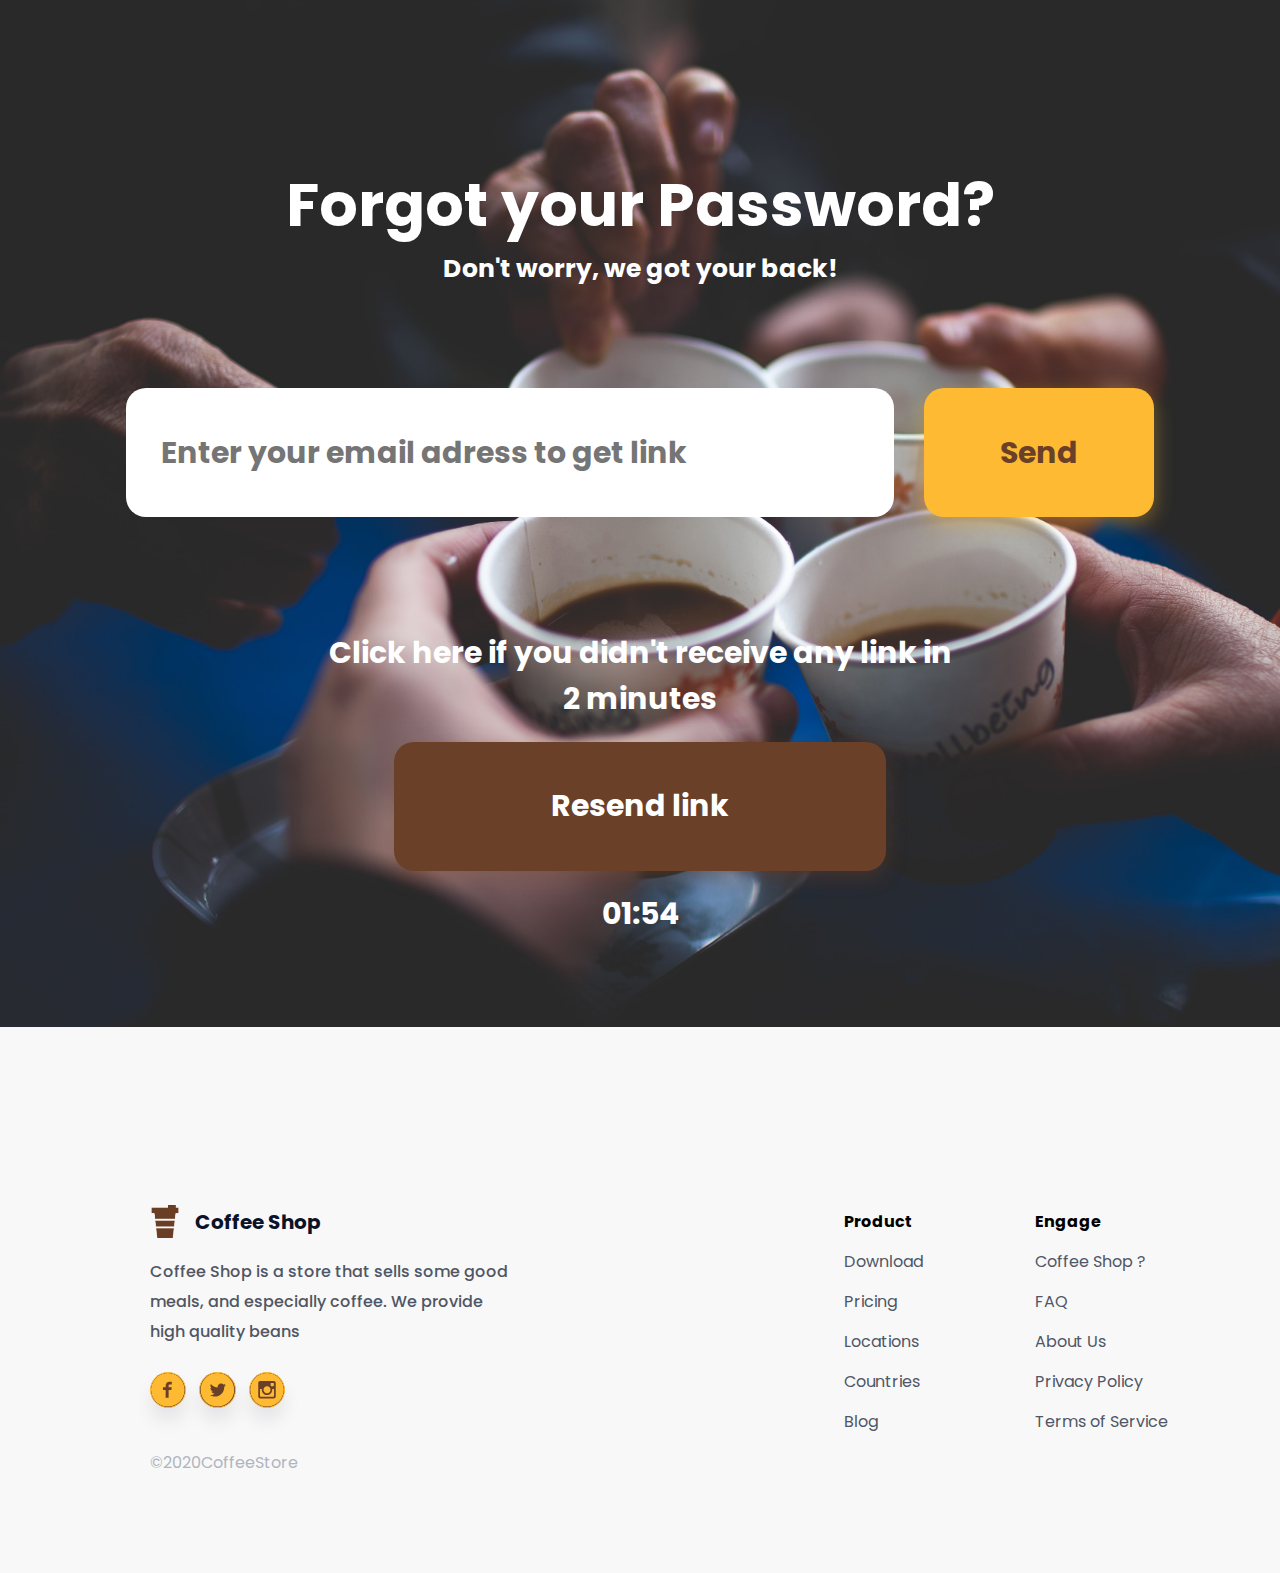
<file: coffeshop/forgotpassword.html>
<!DOCTYPE html>
<html lang="en">
  <head>
    <meta charset="UTF-8" />
    <meta http-equiv="X-UA-Compatible" content="IE=edge" />
    <meta name="viewport" content="width=device-width, initial-scale=1.0" />
    <title>Forgot Password?</title>
    <link rel="stylesheet" href="./forgotpassword.css" />
    <link rel="preconnect" href="https://fonts.googleapis.com" />
    <link rel="preconnect" href="https://fonts.gstatic.com" crossorigin />
    <link href="https://fonts.googleapis.com/css2?family=Poppins&family=Rubik&display=swap" rel="stylesheet" />
  </head>
  <body>
    <main>
      <section class="head">
        <h1 class="title">Forgot your Password?</h1>
        <p class="title-desc">Don't worry, we got your back!</p>
      </section>
      <section class="form">
        <input id="user-email" type="email" placeholder="Enter your email adress to get link" />
        <button onclick="forgotBtn (); return false" class="send-btn">Send</button>
      </section>
      <div id="reset-link"></div>
      <p class="alert">Click here if you didn't receive any link in</p>
      <p class="alert-1">2 minutes</p>
      <section class="center-btn">
        <button class="resend-btn">Resend link</button>
      </section>
      <p class="time">01:54</p>
    </main>

    <footer>
      <section class="bio">
        <section class="coffee-cont">
          <img class="coffee" src="./images/coffee.png" alt="coffe.png" />
          <p class="footer-title">Coffee Shop</p>
        </section>
        <p class="bio-desc">
          Coffee Shop is a store that sells some good <br />
          meals, and especially coffee. We provide <br />
          high quality beans
        </p>
        <section class="social-media">
          <img class="FB" src="./images/coffeeshopFB.svg" alt="coffeeshopFB" />
          <img class="TWT" src="./images/coffeeshopTWT.svg" alt="coffeeshopTWT" />
          <img class="IG" src="./images/coffeeshopIG.svg" alt="coffeeshopIG" />
        </section>
        <p class="trademarks">©2020CoffeeStore</p>
      </section>
      <section class="product">
        <p class="footer-title">Product</p>
        <p class="footer-desc">Download</p>
        <p class="footer-desc">Pricing</p>
        <p class="footer-desc">Locations</p>
        <p class="footer-desc">Countries</p>
        <p class="footer-desc">Blog</p>
      </section>
      <section class="engage">
        <p class="footer-title">Engage</p>
        <p class="footer-desc">Coffee Shop ?</p>
        <p class="footer-desc">FAQ</p>
        <p class="footer-desc">About Us</p>
        <p class="footer-desc">Privacy Policy</p>
        <p class="footer-desc">Terms of Service</p>
      </section>
    </footer>
  </body>
  <script src="./loginpage.js"></script>
</html>
</file>
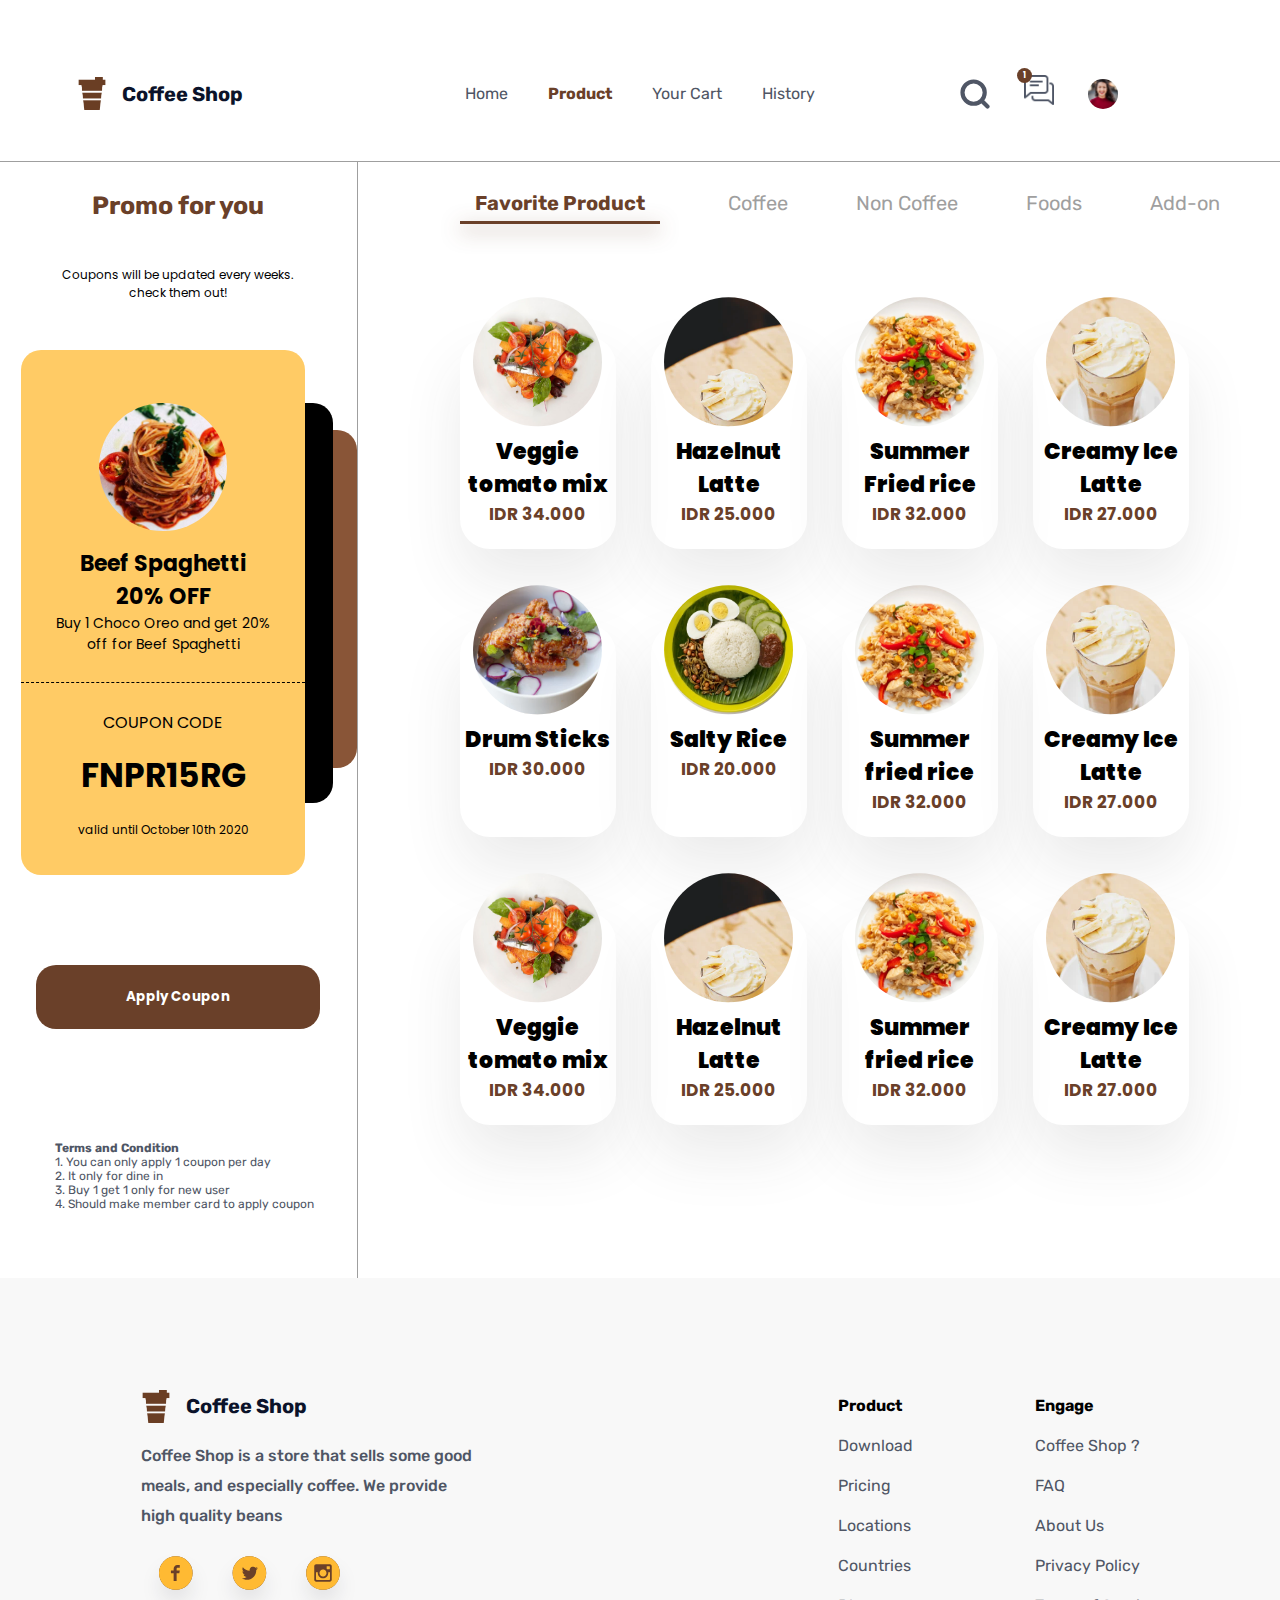
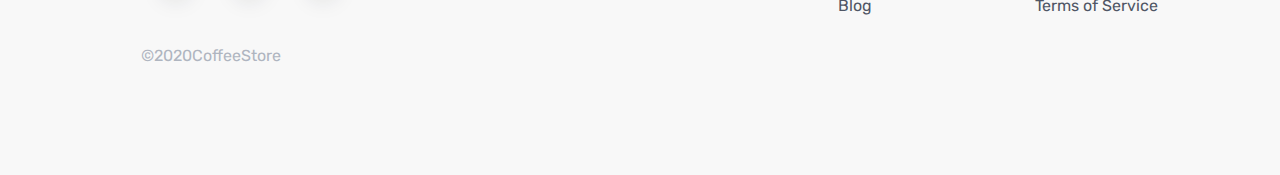
<file: coffeshop/product-cust.html>
<!DOCTYPE html>
<html lang="en">
  <head>
    <meta charset="UTF-8" />
    <meta http-equiv="X-UA-Compatible" content="IE=edge" />
    <meta name="viewport" content="width=device-width, initial-scale=1.0" />
    <title>Product Customer</title>

    <link rel="stylesheet" href="./productcust.css" />
    <link rel="preconnect" href="https://fonts.googleapis.com" />
    <link rel="preconnect" href="https://fonts.gstatic.com" crossorigin />
    <link href="https://fonts.googleapis.com/css2?family=Poppins&family=Rubik&display=swap" rel="stylesheet" />
  </head>
  <body>
    <!-- TOP PART -->
    <header>
      <section class="coffee-cont">
        <img class="coffee" src="./images/coffee.png" alt="coffee.png" />
        <p>Coffee Shop</p>
      </section>
      <img src="./images/menu-icon.svg" alt="menu-icon.svg" class="hamburger" onclick="toggleNavBar();return false" />
      <nav class="nav-bar">
        <a href="./index.html">
          <p>Home</p>
        </a>
        <p class="active-page">Product</p>
        <p>Your Cart</p>
        <a href="./history.html">
          <p>History</p>
        </a>
      </nav>
      <section class="profile-wrapper">
        <img class="search-icon" src="./images/search-icon.svg" alt="search-icon.svg" />
        <div class="notif-cont">
          <img class="notif" src="./images/notif.webp" alt="notif.webp" />
        </div>
        <p class="notif-text">Notification</p>
        <a href="./profile.html">
          <div class="profile">
            <div class="profile-pic"></div>
          </div>
        </a>
      </section>
    </header>
    <!-- TOP PART -->

    <main>
      <aside class="left-side">
        <h1>Promo for you</h1>
        <p>
          Coupons will be updated every weeks. <br />
          check them out!
        </p>
        <div class="page-1">
          <div class="promo-product-cont">
            <div class="promo-product">
              <!-- <img src="" alt="" /> -->
            </div>
          </div>
          <p class="food-name-promo">
            Beef Spaghetti <br />
            20% OFF
          </p>
          <p class="promo-desc">
            Buy 1 Choco Oreo and get 20% <br />
            off for Beef Spaghetti
          </p>
          <p class="coupon">COUPON CODE</p>
          <p class="coupon-code">FNPR15RG</p>
          <p class="coupon-date">valid until October 10th 2020</p>
        </div>
        <button class="btn">Apply Coupon</button>
        <div class="tnc-cont">
          <p class="tnc">Terms and Condition</p>
          <p class="tnc-detail">1. You can only apply 1 coupon per day <br />2. It only for dine in <br />3. Buy 1 get 1 only for new user <br />4. Should make member card to apply coupon</p>
        </div>
      </aside>
      <!-- LEFTSIDE -->

      <!-- RIGHTSIDE -->
      <section class="right-side">
        <section class="head-right-side">
          <div class="active-cont">
            <p class="active-product">Favorite Product</p>
            <div class="underline"></div>
          </div>
          <img class="arrow" src="./images/arrow-down-black.svg" alt="arrow-down-black.svg" />
          <p class="no-active-product">Coffee</p>
          <p class="no-active-product">Non Coffee</p>
          <p class="no-active-product">Foods</p>
          <p class="no-active-product">Add-on</p>
        </section>
        <section class="product-list">
          <div class="product-wrapper">
            <div class="product-cont">
              <div class="product-1">
                <!-- <img src="" alt="" /> -->
              </div>
            </div>
            <p class="product-name">Veggie tomato mix</p>
            <p class="price">IDR 34.000</p>
          </div>
          <div class="product-wrapper">
            <div class="product-cont">
              <div class="product-2">
                <!-- <img src="" alt="" /> -->
              </div>
            </div>
            <p class="product-name">
              Hazelnut <br />
              Latte
            </p>
            <p class="price">IDR 25.000</p>
          </div>
          <div class="product-wrapper">
            <div class="product-cont">
              <div class="product-3">
                <!-- <img src="" alt="" /> -->
              </div>
            </div>
            <p class="product-name">
              Summer <br />
              Fried rice
            </p>
            <p class="price">IDR 32.000</p>
          </div>
          <div class="product-wrapper">
            <div class="product-cont">
              <div class="product-4">
                <!-- <img src="" alt="" /> -->
              </div>
            </div>
            <p class="product-name">Creamy Ice Latte</p>
            <p class="price">IDR 27.000</p>
          </div>
          <div class="product-wrapper">
            <div class="product-cont">
              <div class="product-5">
                <!-- <img src="" alt="" /> -->
              </div>
            </div>
            <p class="product-name">Drum Sticks</p>
            <p class="price">IDR 30.000</p>
          </div>
          <div class="product-wrapper">
            <div class="product-cont">
              <div class="product-6">
                <!-- <img src="" alt="" /> -->
              </div>
            </div>
            <p class="product-name">Salty Rice</p>
            <p class="price">IDR 20.000</p>
          </div>
          <div class="product-wrapper">
            <div class="product-cont">
              <div class="product-3">
                <!-- <img src="" alt="" /> -->
              </div>
            </div>
            <p class="product-name">
              Summer <br />
              fried rice
            </p>
            <p class="price">IDR 32.000</p>
          </div>
          <div class="product-wrapper">
            <div class="product-cont">
              <div class="product-4">
                <!-- <img src="" alt="" /> -->
              </div>
            </div>
            <p class="product-name">Creamy Ice Latte</p>
            <p class="price">IDR 27.000</p>
          </div>
          <div class="product-wrapper">
            <div class="product-cont">
              <div class="product-1">
                <!-- <img src="" alt="" /> -->
              </div>
            </div>
            <p class="product-name">Veggie tomato mix</p>
            <p class="price">IDR 34.000</p>
          </div>
          <div class="product-wrapper">
            <div class="product-cont">
              <div class="product-2">
                <!-- <img src="" alt="" /> -->
              </div>
            </div>
            <p class="product-name">
              Hazelnut <br />
              Latte
            </p>
            <p class="price">IDR 25.000</p>
          </div>
          <div class="product-wrapper">
            <div class="product-cont">
              <div class="product-3">
                <!-- <img src="" alt="" /> -->
              </div>
            </div>
            <p class="product-name">
              Summer <br />
              fried rice
            </p>
            <p class="price">IDR 32.000</p>
          </div>
          <div class="product-wrapper">
            <div class="product-cont">
              <div class="product-4">
                <!-- <img src="" alt="" /> -->
              </div>
            </div>
            <p class="product-name">Creamy Ice Latte</p>
            <p class="price">IDR 27.000</p>
          </div>
        </section>
      </section>
    </main>

    <footer>
      <section class="bio">
        <section class="coffee-cont">
          <img class="coffee" src="./images/coffee.png" alt="coffe.png" />
          <p class="footer-title">Coffee Shop</p>
        </section>
        <p class="bio-desc">
          Coffee Shop is a store that sells some good <br />
          meals, and especially coffee. We provide <br />
          high quality beans
        </p>
        <section class="social-media">
          <img class="FB" src="./images/Facebook.svg" alt="Facebook.svg" />
          <img class="TWT" src="./images/Twitter.svg" alt="Twitter.svg" />
          <img class="IG" src="./images/Instagram.svg" alt="Instagram.svg" />
        </section>
        <p class="trademarks">©2020CoffeeStore</p>
      </section>
      <section class="product">
        <p class="footer-title">Product</p>
        <p class="footer-desc">Download</p>
        <p class="footer-desc">Pricing</p>
        <p class="footer-desc">Locations</p>
        <p class="footer-desc">Countries</p>
        <p class="footer-desc">Blog</p>
      </section>
      <section class="engage">
        <p class="footer-title">Engage</p>
        <p class="footer-desc">Coffee Shop ?</p>
        <p class="footer-desc">FAQ</p>
        <p class="footer-desc">About Us</p>
        <p class="footer-desc">Privacy Policy</p>
        <p class="footer-desc">Terms of Service</p>
      </section>
    </footer>
  </body>
  <script src="./loginpage.js"></script>
</html>
</file>
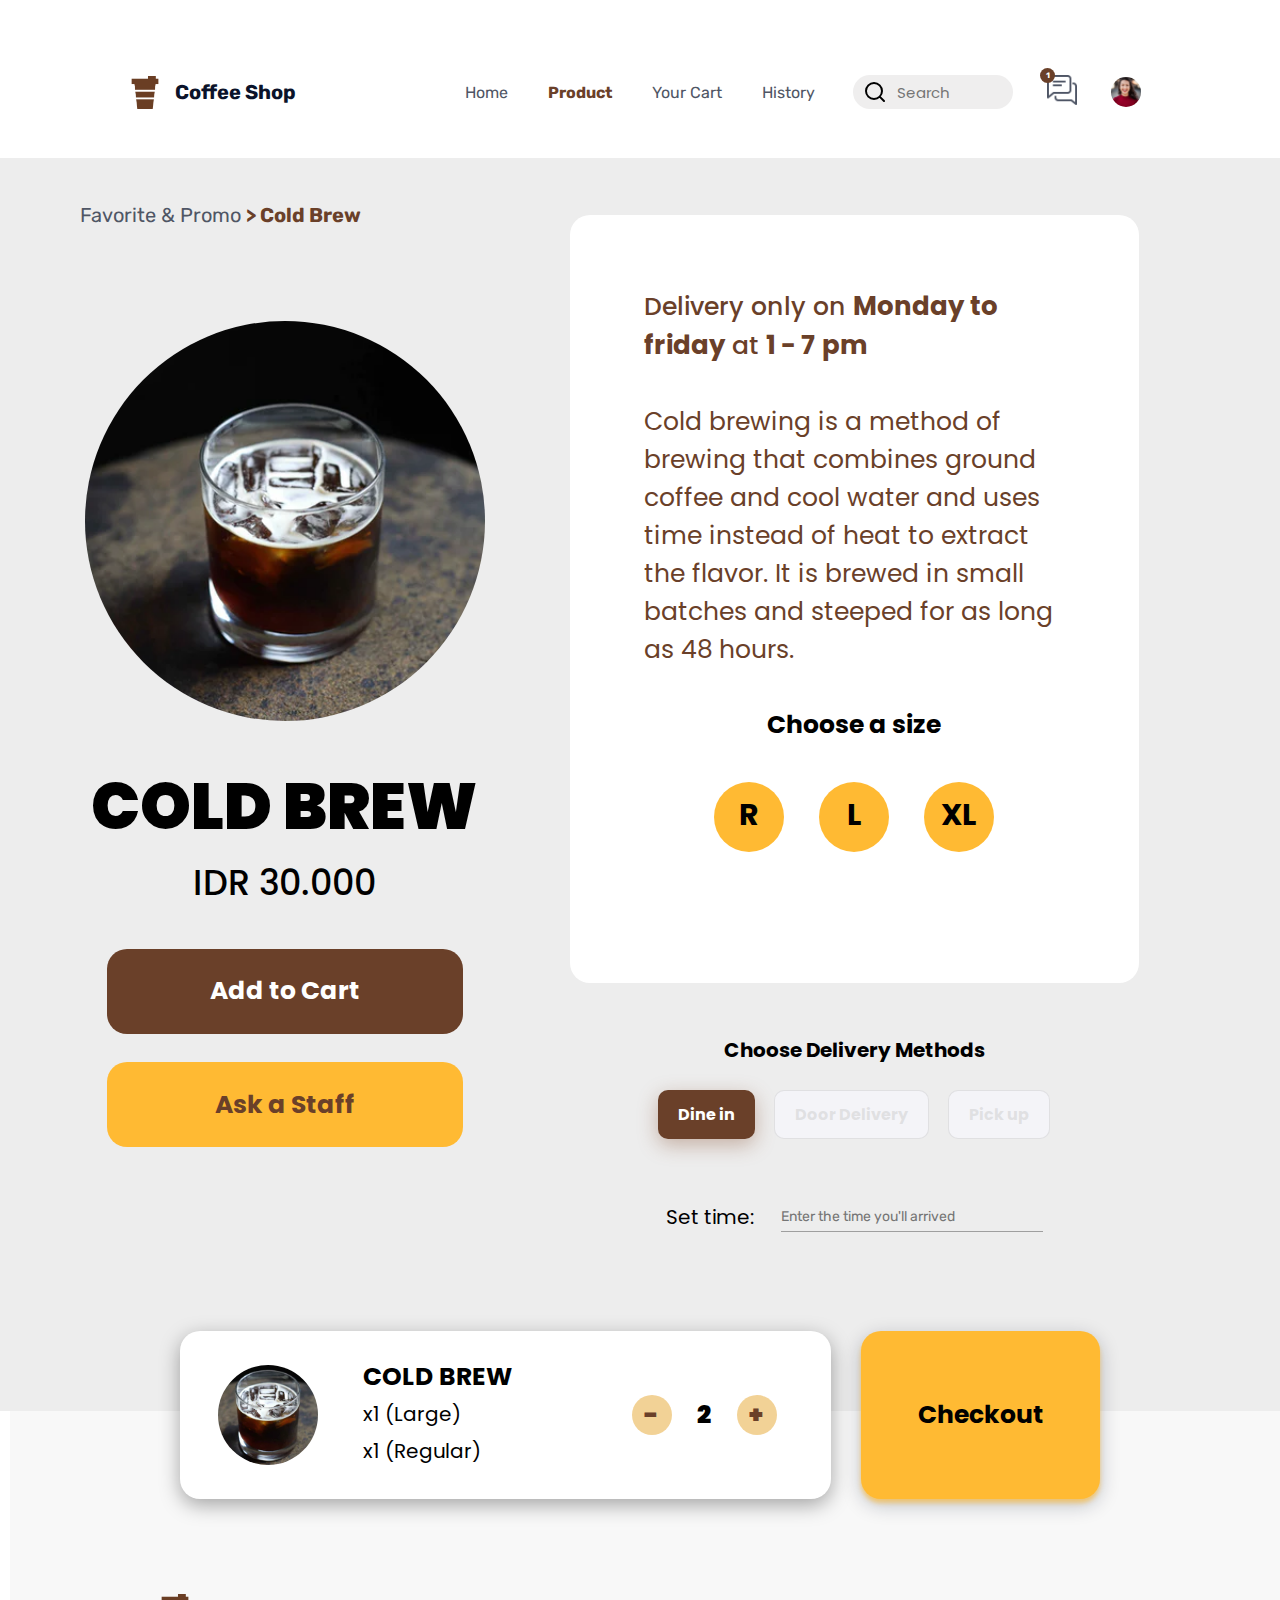
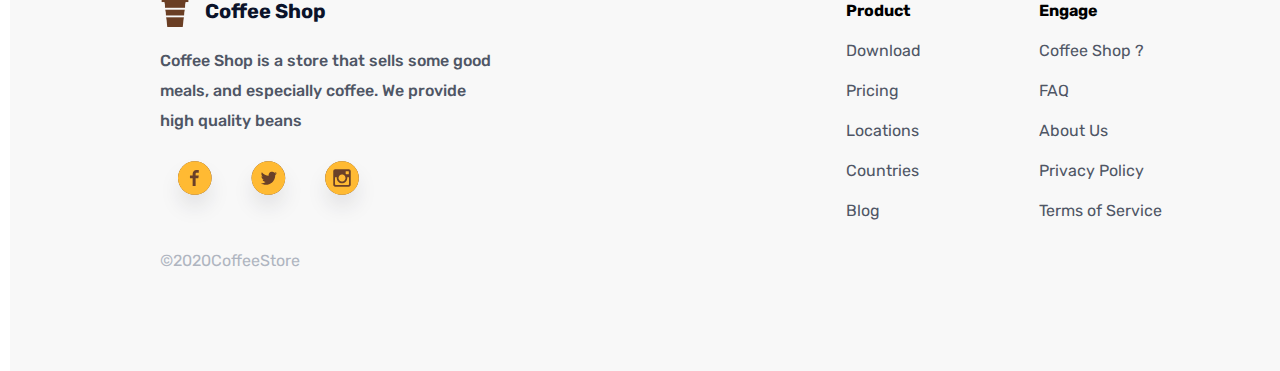
<file: coffeshop/product-details.html>
<!DOCTYPE html>
<html lang="en">
  <head>
    <meta charset="UTF-8" />
    <meta http-equiv="X-UA-Compatible" content="IE=edge" />
    <meta name="viewport" content="width=device-width, initial-scale=1.0" />
    <title>Product Details</title>
    <link rel="stylesheet" href="./productdetails.css" />
    <link rel="preconnect" href="https://fonts.googleapis.com" />
    <link rel="preconnect" href="https://fonts.gstatic.com" crossorigin />
    <link href="https://fonts.googleapis.com/css2?family=Poppins&family=Rubik&display=swap" rel="stylesheet" />
  </head>
  <body>
    <!-- TOP PART -->
    <header>
      <section class="coffee-cont">
        <img class="coffee" src="./images/coffee.png" alt="coffee.png" />
        <p>Coffee Shop</p>
      </section>
      <nav>
        <a href="./index.html">
          <p>Home</p>
        </a>
        <p class="active-page">Product</p>
        <p>Your Cart</p>
        <a href="./history.html">
          <p>History</p>
        </a>
      </nav>
      <img src="./images/menu-icon.svg" alt="menu-icon.svg" class="hamburger" />
      <section class="profile-wrapper">
        <input type="text" placeholder="Search" class="search" />
        <div class="notif-cont">
          <img class="notif" src="./images/notif.webp" alt="notif.webp" />
        </div>
        <a href="./profile.html">
          <div class="profile">
            <div class="profile-pic"></div>
          </div>
        </a>
      </section>
    </header>
    <!-- TOP PART -->

    <main>
      <!-- Leftside -->
      <section class="left-side">
        <div class="left-side-tag">
          <p>Favorite & Promo <span class="tag-name">> Cold Brew</span></p>
        </div>
        <div class="product-img-cont">
          <div class="product-img"></div>
        </div>
        <div class="product-name">
          <h1>COLD BREW</h1>
        </div>
        <div class="product-price">
          <h3>IDR 30.000</h3>
        </div>
        <button class="add-cart">Add to Cart</button>
        <button class="ask-staff">Ask a Staff</button>
      </section>
      <!-- Leftside -->

      <!-- Rightside -->
      <section class="right-side">
        <div class="txt-cont">
          <div class="txt-deliv-details">
            <p>Delivery only on <span class="deliv-details-bold">Monday to friday</span> at <span class="deliv-details-bold">1 - 7 pm</span></p>
          </div>
          <div class="product-details">
            <p>Cold brewing is a method of brewing that combines ground coffee and cool water and uses time instead of heat to extract the flavor. It is brewed in small batches and steeped for as long as 48 hours.</p>
          </div>
          <div class="pick-size">Choose a size</div>
          <div>
            <div class="size-cont">
              <div class="size">R</div>
              <div class="size">L</div>
              <div class="size">XL</div>
            </div>
          </div>
        </div>
        <div class="pick-delivery-cont">
          <div class="pick-delivery">Choose Delivery Methods</div>
          <div class="delivery-cont">
            <button class="delivery active-btn">Dine in</button>
            <button class="delivery">Door Delivery</button>
            <button class="delivery">Pick up</button>
          </div>
          <div class="time-cont">
            <label for="time">Set time: </label>
            <input type="text" name="time" placeholder="Enter the time you'll arrived" />
          </div>
        </div>
      </section>
      <!-- Rigthside -->

      <!-- CARD -->
      <section class="card-cont">
        <div class="card-details-cont">
          <div class="card-product">
            <div class="card-img-cont">
              <div class="card-img"></div>
            </div>
            <div class="card-details">
              <div class="card-product-name">
                <p>COLD BREW</p>
              </div>
              <p class="card-size">x1 (Large)</p>
              <p class="card-size">x1 (Regular)</p>
            </div>
          </div>
          <div class="quantity-cont">
            <button>-</button>
            <p class="quantity">2</p>
            <button>+</button>
          </div>
        </div>
        <button class="check-out">Checkout</button>
      </section>
      <!-- CARD -->
    </main>

    <!-- Footer -->
    <footer>
      <section class="bio">
        <section class="coffee-cont">
          <img class="coffee" src="./images/coffee.png" alt="coffe.png" />
          <p class="footer-title">Coffee Shop</p>
        </section>
        <p class="bio-desc">
          Coffee Shop is a store that sells some good <br />
          meals, and especially coffee. We provide <br />
          high quality beans
        </p>
        <section class="social-media">
          <img class="FB" src="./images/Facebook.svg" alt="Facebook.svg" />
          <img class="TWT" src="./images/Twitter.svg" alt="Twitter.svg" />
          <img class="IG" src="./images/Instagram.svg" alt="Instagram.svg" />
        </section>
        <p class="trademarks">©2020CoffeeStore</p>
      </section>
      <section class="product">
        <p class="footer-title">Product</p>
        <p class="footer-desc">Download</p>
        <p class="footer-desc">Pricing</p>
        <p class="footer-desc">Locations</p>
        <p class="footer-desc">Countries</p>
        <p class="footer-desc">Blog</p>
      </section>
      <section class="engage">
        <p class="footer-title">Engage</p>
        <p class="footer-desc">Coffee Shop ?</p>
        <p class="footer-desc">FAQ</p>
        <p class="footer-desc">About Us</p>
        <p class="footer-desc">Privacy Policy</p>
        <p class="footer-desc">Terms of Service</p>
      </section>
    </footer>
    <!-- Footer -->
  </body>
</html>
</file>
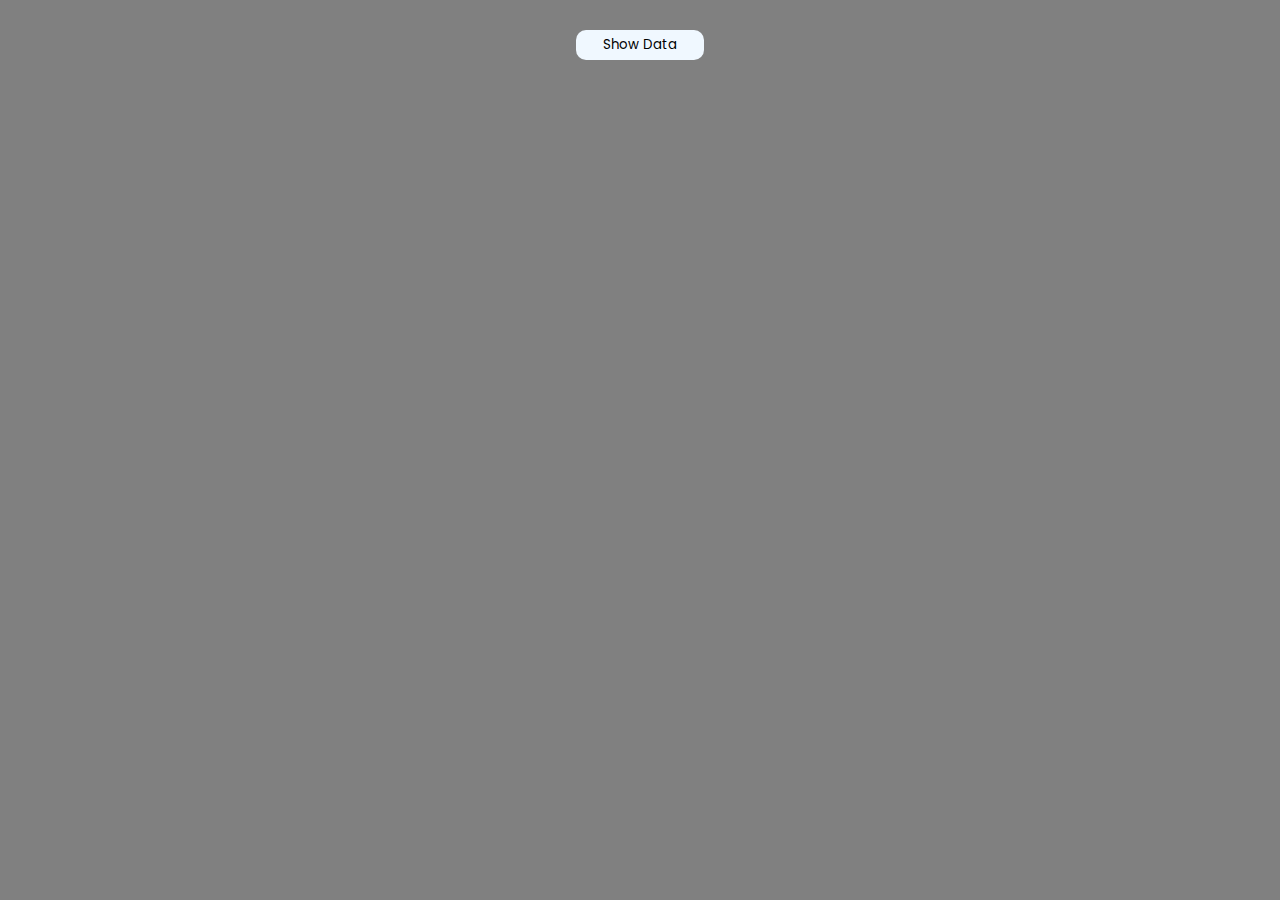
<file: fetch/fetch.html>
<!DOCTYPE html>
<html lang="en">
  <head>
    <meta charset="UTF-8" />
    <meta http-equiv="X-UA-Compatible" content="IE=edge" />
    <meta name="viewport" content="width=device-width, initial-scale=1.0" />
    <title>Fetch Data</title>
    <link rel="preconnect" href="https://fonts.googleapis.com" />
    <link rel="preconnect" href="https://fonts.gstatic.com" crossorigin />
    <link href="https://fonts.googleapis.com/css2?family=Poppins&family=Rubik&display=swap" rel="stylesheet" />
    <link rel="stylesheet" href="./fetch.css" />
  </head>
  <body>
    <main>
      <button id="button" onclick="getInfo();return false">Show Data</button>
      <section class="big-container"></section>
    </main>
  </body>
  <script src="fetch.js"></script>
</html>
</file>
<file: coffeshop/forgotpassword.css>
* {
  margin: 0;
  box-sizing: border-box;
  font-family: "Poppins", sans-serif;
  font-weight: 700;
}

/* body {
  margin: auto;
  max-width: 1440px;
} */

button:hover {
  cursor: pointer;
}

main {
  background-image: url(./images/BGimg.jpg);
  background-size: cover;
}

.title {
  padding-top: 160px;
}

.head .title {
  font-size: 60px;
}
.head .title-desc {
  font-size: 25px;
}

.title,
.title-desc,
.alert,
.alert-1,
.time,
#reset-link {
  display: flex;
  justify-content: center;
  color: white;
  font-size: 30px;
}

#reset-link {
  margin-top: 1%;
  font-size: 20px;
}

.form {
  display: flex;
  align-items: center;
  justify-content: center;
  gap: 30px;
  margin-top: 100px;
}

input {
  width: 60%;
  height: 129px;
  font-size: 30px;
  padding-left: 35px;
  border: none;
  border-radius: 20px;
}

.send-btn {
  width: 18%;
  height: 129px;
  font-size: 30px;
  background-color: #ffba33;
  color: #6a4029;
  border: none;
  box-shadow: 0px 6px 20px rgba(255, 186, 51, 0.4);
  border-radius: 20px;
}

.alert {
  margin-top: 100px;
}

.center-btn {
  display: flex;
  justify-content: center;
  align-items: center;
  margin-top: 20px;
}

.resend-btn {
  width: 38.5%;
  height: 129px;
  background-color: #6a4029;
  color: white;
  font-size: 30px;
  border: none;
  box-shadow: 0px 6px 20px rgba(106, 64, 41, 0.46);
  border-radius: 20px;
}

.time {
  margin-top: 20px;
  padding-bottom: 90px;
}

/* footer */

.coffee {
  width: 30px;
  height: 33px;
}

footer {
  display: flex;
  padding-top: 175px;
  padding-bottom: 90px;
  line-height: 40px;
  background-color: #f8f8f8;
}

.coffee-cont {
  display: flex;
  align-items: center;
  font-size: 20px;
  color: #0b132a;
  gap: 15px;
}

.bio {
  margin-left: 150px;
  flex-grow: 3;
}

.product {
  flex-grow: 1;
}
.engage {
  flex-grow: 1;
}

.bio-desc {
  margin-top: 15px;
  font-weight: 500;
  font-size: 16px;
  line-height: 30px;
  color: #4f5665;
}

.social-media > img {
  background-color: #6a4029;
  border: 1px solid #ffba33;
  border-radius: 30px;
  box-shadow: 0px 13px 18px rgba(17, 19, 35, 0.08);
  margin: 25px 10px 20px 0;
}

.trademarks {
  color: #afb5c0;
  font-weight: 400;
  font-size: 16px;
}

.product .footer-desc,
.engage .footer-desc {
  font-weight: 400;
  font-size: 16px;
  color: #4f5665;
}
/* footer */

@media screen and (max-width: 768px) {
  .title {
    padding-top: 15%;
  }

  .form {
    margin-top: 10%;
    flex-direction: column;
  }

  .form input {
    width: 80%;
    height: 85px;
    padding-left: 25px;
    font-size: 25px;
  }

  .form button {
    width: 40%;
    height: 85px;
  }

  .alert {
    margin-top: 10%;
  }

  .resend-btn {
    width: 40%;
    height: 85px;
  }

  footer {
    padding-top: 110px;
    margin-left: 0;
  }

  .bio {
    margin-left: 5%;
  }
}
</file>
<file: coffeshop/productcust.css>
* {
  margin: 0;
  box-sizing: border-box;
  font-family: "Poppins", sans-serif;
  font-weight: 700;
}

a {
  text-decoration: none;
}

/* PICTURE */
.coffee {
  width: 30px;
  height: 33px;
}
.search-icon,
.notif {
  width: 30px;
  height: 30px;
}

.profile-pic {
  background-image: url(./images/profile-picture.webp);
  width: 32px;
  height: 39px;
  background-size: cover;
  transform: translate(-5%, -15%);
}

.profile {
  width: 30px;
  height: 30px;
  overflow: hidden;
  border-radius: 20px;
}

.arrow {
  display: none;
}

.hamburger {
  display: none;
  width: 30px;
  height: 30px;
}
/* PICTURE */

/* TOP SIDE */
header {
  display: flex;
  justify-content: space-around;
  padding: 75px 0 49px;
}

.coffee-cont {
  display: flex;
  align-items: center;
  justify-content: center;
  flex: 1;
  gap: 15px;
}

.coffee-cont p {
  font-family: "Rubik", sans-serif;
  font-size: 20px;
  color: #0b132a;
}

nav {
  display: flex;
  justify-content: center;
  align-items: center;
  flex: 2;
  gap: 40px;
}

nav p,
.notif-text {
  font-family: "Rubik", sans-serif;
  font-size: 16px;
  font-weight: 400;
  color: #4f5665;
}

nav .active-page {
  font-family: "Rubik", sans-serif;
  font-weight: 700;
  color: #6a4029;
}

.profile-wrapper {
  display: flex;
  align-items: center;
  flex: 1;
  gap: 34px;
}

.notif-cont {
  position: relative;
}

.notif-cont::before {
  content: "1";
  position: absolute;
  top: -7px;
  left: -7px;
  display: flex;
  justify-content: center;
  align-items: center;
  width: 15px;
  height: 15px;
  font-size: 8px;
  color: #ffffff;
  background-color: #6a4029;
  border-radius: 50%;
}

.notif-text {
  display: none;
}
/* TOP SIDE */

main {
  display: flex;
  border-top: 1px solid #9f9f9f;
}

/* LEFT SIDE */
.left-side {
  display: flex;
  flex-direction: column;
  flex: 1;
  border-right: 1px solid #9f9f9f;
}

aside > h1 {
  margin: 29px auto 46px;
  text-align: center;
  font-family: "Rubik", sans-serif;
  font-size: 25px;
  color: #6a4029;
}
aside > p {
  text-align: center;
  font-size: 12px;
  font-weight: 400;
  color: #000000;
}

.page-1 {
  position: relative;
  left: -15px;
  width: 284px;
  height: 525px;
  background-color: #ffcb65;
  margin: 48px auto 45px;
  border-radius: 20px;
  padding-top: 53px;
}

.page-1::before {
  content: "";
  position: absolute;
  right: -28px;
  width: 284px;
  height: 400px;
  background-color: #000000;
  border-radius: 20px;
  z-index: -1;
}

.page-1::after {
  content: "";
  position: absolute;
  top: 80px;
  right: -52px;
  width: 284px;
  height: 338px;
  background-color: #895537;
  border-radius: 20px;
  z-index: -2;
}

.promo-product-cont {
  width: 128px;
  height: 128px;
  overflow: hidden;
  border-radius: 75px;
  margin: auto;
}

.promo-product {
  background-image: url(./images/promo-product.webp);
  width: 248px;
  height: 350px;
  background-size: cover;
  transform: translate(-20%, -54%);
}

.food-name-promo {
  margin-top: 16px;
  text-align: center;
  font-size: 22px;
}

.promo-desc {
  text-align: center;
  font-size: 14px;
  font-weight: 400;
  border-bottom: 1px dashed #000000;
  padding-bottom: 27px;
}

.coupon {
  margin-top: 27px;
  text-align: center;
  font-weight: 400;
}

.coupon-code {
  margin-top: 16px;
  text-align: center;
  font-size: 33px;
}

.coupon-date {
  margin-top: 20px;
  text-align: center;
  font-size: 12px;
  font-weight: 400;
}

.btn {
  margin: 45px auto 112px;
  width: 284px;
  height: 64px;
  background-color: #6a4029;
  color: #ffffff;
  border: none;
  border-radius: 20px;
}

.tnc-cont {
  margin-left: 55px;
  margin-bottom: 67px;
}

.tnc {
  font-family: "Rubik", sans-serif;
  font-size: 12px;
  color: #4f5665;
}

.tnc-detail {
  font-family: "Rubik", sans-serif;
  font-size: 12px;
  font-weight: 400;
  color: #4f5665;
}
/* LEFT SIDE */

/* RIGHT SIDE */
.right-side {
  flex: 2.3;
  margin-top: 29px;
  margin-left: 8%;
}

.head-right-side {
  display: flex;
  gap: 68px;
}

.head-right-side p {
  font-family: "Rubik", sans-serif;
  font-size: 20px;
  font-weight: 400;
  color: #9f9f9f;
}

.head-right-side .active-product {
  padding: 0 15px 0;
  font-family: "Rubik", sans-serif;
  font-weight: 700;
  color: #6a4029;
  /* border-bottom: 3px solid #6a4029;
  box-shadow: 0px 6px 20px rgba(106, 64, 41, 0.67); */
}

.underline {
  margin-top: 3%;
  width: 100%;
  border-bottom: 3px solid #6a4029;
  box-shadow: 0px 6px 20px rgba(106, 64, 41, 0.67);
}

.product-list {
  margin-top: 112px;
  margin-right: 15%;
  display: grid;
  /* grid-template-areas:
    "item-1" "item-2" "item-3" "item-4"
    "item-5" "item-6" "item-7" "item-8"
    "item-9" "item-10" "item-11" "item-12"
    "item-13" "item-14" "item-15" "item-16"; */
  grid-template-columns: 1fr 1fr 1fr 1fr;
  gap: 75px 35px;
}

.product-wrapper {
  /* position: relative; */
  width: 156px;
  height: 213px;
  box-shadow: 0px 30px 60px rgba(57, 57, 57, 0.1);
  border-radius: 30px;
}

.product-cont {
  /* position: absolute; */
  width: 129px;
  height: 129px;
  overflow: hidden;
  border-radius: 80px;
  margin: auto;
  transform: translate(0, -30%);
}

.product-1 {
  background-image: url(./images/vegie-tomato-mix.webp);
  width: 230px;
  height: 244px;
  background-size: cover;
  transform: translate(-20%, -40%);
}

.product-2 {
  background-image: url(./images/hazelnut-latte.webp);
  width: 178px;
  height: 169px;
  background-size: cover;
  transform: translate(-15%, -20%);
}

.product-3 {
  background-image: url(./images/summer-fried-rice.webp);
  width: 178px;
  height: 215px;
  background-size: cover;
  transform: translate(-25%, -20%);
}

.product-4 {
  background-image: url(./images/creamy-ice-latte.webp);
  width: 210px;
  height: 300px;
  background-size: cover;
  transform: translate(-23%, -35%);
}

.product-5 {
  background-image: url(./images/drum-sticks.webp);
  width: 217px;
  height: 144px;
  background-size: cover;
  transform: translate(-13%, -5%);
}

.product-6 {
  background-image: url(./images/salty-rice.webp);
  width: 217px;
  height: 144px;
  background-size: cover;
  transform: translate(-27%, -8%);
}

.product-name {
  margin-top: -30px;
  font-size: 22px;
  font-weight: 900;
  text-align: center;
}

.price {
  font-size: 17px;
  color: #6a4029;
  text-align: center;
}
/* RIGHT SIDE */

/* footer */
footer {
  display: flex;
  padding: 12vh 0 11vh 11vw;
  line-height: 40px;
  background-color: #f8f8f8;
}

.bio > .coffee-cont {
  justify-content: flex-start;
}

.bio {
  flex-grow: 3;
}

.product {
  flex-grow: 1;
}
.engage {
  flex-grow: 1;
}

.bio-desc {
  font-family: "Rubik", sans-serif;
  margin-top: 15px;
  font-weight: 500;
  font-size: 16px;
  line-height: 30px;
  color: #4f5665;
}

.social-media > img {
  margin-top: 20px;
}

.trademarks {
  font-family: "Rubik", sans-serif;
  color: #afb5c0;
  font-weight: 400;
  font-size: 16px;
}

.footer-title {
  font-family: "Rubik", sans-serif;
}

.product .footer-desc,
.engage .footer-desc {
  font-family: "Rubik", sans-serif;
  font-weight: 400;
  font-size: 16px;
  color: #4f5665;
}
/* footer */

@media screen and (max-width: 1100px) {
  .product-list {
    grid-template-columns: 1fr 1fr 1fr;
  }
}

@media screen and (max-width: 850px) {
  header {
    padding: 50px 7vw;
    justify-content: space-between;
  }

  nav,
  .profile-wrapper {
    display: none;
  }

  .coffee-cont {
    justify-content: flex-start;
    flex: 0.5;
  }

  .hamburger {
    display: block;
  }

  .nav-bar.active,
  .profile-wrapper.active {
    display: flex;
    flex-direction: column;
    position: absolute;
    right: 1vw;
    width: 140px;
    background-color: white;
  }

  .nav-bar.active {
    top: 100px;
    gap: 25px;
    z-index: 3;
  }

  .search-icon {
    display: none;
  }

  .notif {
    display: none;
  }

  .notif-cont::before {
    content: "";
    width: 0;
    height: 0;
  }

  .notif-text {
    position: relative;
    display: block;
  }

  .notif-text::before {
    content: "1";
    position: absolute;
    top: -7px;
    right: -10px;
    display: flex;
    justify-content: center;
    align-items: center;
    width: 15px;
    height: 15px;
    font-size: 8px;
    color: #ffffff;
    background-color: #6a4029;
    border-radius: 50%;
  }

  .profile-wrapper.active {
    top: 242px;
    padding: 5px 0 25px;
    gap: 25px;
    justify-content: center;
    align-items: center;
    z-index: 2;
    border-radius: 10px;
    box-shadow: 0px 6px 20px rgba(196, 196, 196, 0.67);
  }

  main {
    flex-direction: column;
  }

  .left-side {
    align-items: center;
    border: none;
    border-bottom: 3px solid #000000;
  }

  .tnc-cont {
    transform: translate(-19%, 0);
  }

  .right-side {
    display: flex;
    flex-direction: column;
    align-items: center;
    margin-left: 0;
  }

  .head-right-side {
    justify-content: center;
    align-items: center;
    gap: 15px;
  }

  .arrow {
    display: block;
  }

  .product-list {
    grid-template-columns: 1fr 1fr 1fr 1fr;
  }

  .no-active-product {
    display: none;
  }

  .product-list {
    margin-right: 0;
    margin-bottom: 7%;
  }

  footer {
    margin-left: 0;
  }
}

@media screen and (max-width: 745px) {
  .nav-bar.active,
  .profile-wrapper.active {
    width: 98vw;
  }
  .product-list {
    grid-template-columns: 1fr 1fr 1fr;
  }

  footer {
    padding: 10vh 0 5vh 5vw;
    display: grid;
    grid-template-areas:
      "bio bio"
      "product engage";
    grid-template-columns: 2fr 1fr;
  }
  .bio {
    grid-area: bio;
  }

  .trademarks {
    margin-top: -4%;
  }
}

@media screen and (max-width: 559px) {
  .product-list {
    grid-template-columns: 1fr 1fr;
  }
}
</file>
<file: coffeshop/productdetails.css>
:root {
  --main-color: #6a4029;
  --secondary-color: #ffba33;
  --accent-color: #f8f8f8;
  --font-color-a: #9f9f9f;
  --font-color-b: #4f5665;
  --second-font-style: "Poppins", sans-serif;
}

* {
  margin: 0;
  box-sizing: border-box;
  font-family: "Rubik", sans-serif;
  font-weight: 700;
}

a {
  text-decoration: none;
}

/* PICTURE */
.coffee {
  width: 30px;
  height: 33px;
}
.search-icon,
.notif {
  width: 30px;
  height: 30px;
}

.profile-pic {
  background-image: url(./images/profile-picture.webp);
  width: 32px;
  height: 39px;
  background-size: cover;
  transform: translate(-5%, -15%);
}

.profile {
  width: 30px;
  height: 30px;
  overflow: hidden;
  border-radius: 20px;
}

.hamburger {
  display: none;
  width: 30px;
  height: 30px;
}
/* PICTURE */

/* TOP SIDE */
header {
  display: flex;
  justify-content: space-around;
  padding: 75px 0 49px;
}

.coffee-cont {
  display: flex;
  align-items: center;
  justify-content: center;
  flex: 1;
  gap: 15px;
}

.coffee-cont p {
  font-size: 20px;
  color: #0b132a;
}

nav {
  display: flex;
  justify-content: center;
  align-items: center;
  flex: 1;
  gap: 40px;
}

nav p {
  font-size: 16px;
  font-weight: 400;
  color: var(--font-color-b);
}

nav .active-page {
  font-weight: 700;
  color: var(--main-color);
}

.profile-wrapper {
  display: flex;
  align-items: center;
  flex: 1;
  gap: 34px;
}

.search {
  width: 37.5%;
  height: 34px;
  padding-left: 44px;
  background-color: #efeeee;
  font-family: var(--second-font-style);
  font-size: 15px;
  font-weight: 400;
  line-height: 22.5px;
  border: none;
  border-radius: 30px;
  background-image: url(./images/search-black.svg);
  background-repeat: no-repeat;
  background-position: 12px 50%;
}

.notif-cont {
  position: relative;
}

.notif-cont::before {
  content: "1";
  position: absolute;
  top: -7px;
  left: -7px;
  display: flex;
  justify-content: center;
  align-items: center;
  width: 15px;
  height: 15px;
  font-size: 8px;
  color: #ffffff;
  background-color: var(--main-color);
  border-radius: 50%;
}

/* TOP SIDE */

main {
  position: relative;
  display: flex;
  justify-content: center;
  background-color: #ededed;
}

/* LEFT SIDE */
.left-side {
  flex: 1;
  display: flex;
  flex-direction: column;
  align-items: center;
  margin-top: 3.5%;
}

.left-side-tag {
  margin-bottom: 94px;
}

.left-side-tag p {
  font-size: 20px;
  font-weight: 400;
  color: var(--font-color-b);
  margin-left: -23%;
}

.tag-name {
  font-weight: 700;
  color: var(--main-color);
}

.product-img-cont {
  width: 400px;
  height: 400px;
  border-radius: 50%;
  overflow: hidden;
  flex-shrink: 0;
}

.product-img {
  background-image: url(./images/coldbrew.webp);
  width: 500px;
  height: 800px;
  background-size: cover;
  transform: translate(-12%, -35%);
}

.product-name {
  margin-top: 6.5%;
}

.product-name h1 {
  font-family: var(--second-font-style);
  font-weight: 900;
  font-size: 65px;
}

.product-price {
  margin-bottom: 7%;
}

.product-price h3 {
  font-family: var(--second-font-style);
  font-weight: 500;
  font-size: 35px;
}

.add-cart {
  width: 62.5%;
  height: 85px;
  background-color: var(--main-color);
  color: #ffffff;
  font-family: var(--second-font-style);
  font-size: 25px;
  border: none;
  border-radius: 20px;
}

.ask-staff {
  width: 62.5%;
  height: 85px;
  background-color: var(--secondary-color);
  color: var(--main-color);
  font-family: var(--second-font-style);
  font-size: 25px;
  border: none;
  border-radius: 20px;
  margin-top: 5%;
}

/* LEFT SIDE */

/* RIGHT SIDE */
.right-side {
  flex: 1;
  margin-right: 11%;
}

.txt-cont {
  display: flex;
  flex-direction: column;
  margin-top: 10%;
  background-color: #ffffff;
  border-radius: 20px;
  padding: 0 13%;
}

.txt-deliv-details p {
  font-family: var(--second-font-style);
  color: var(--main-color);
  font-size: 25px;
  font-weight: 500;
  margin: 17% 0 9%;
}
.deliv-details-bold {
  font-family: var(--second-font-style);
  font-size: 26px;
  font-weight: 700;
}

.product-details p {
  font-family: var(--second-font-style);
  font-weight: 400;
  font-size: 25px;
  color: var(--main-color);
  margin-bottom: 9%;
}

.pick-size {
  font-family: var(--second-font-style);
  font-size: 25px;
  text-align: center;
  margin-bottom: 9%;
}

.size-cont {
  display: flex;
  justify-content: center;
  gap: 35px;
}

.size {
  width: 70px;
  height: 70px;
  background-color: var(--secondary-color);
  border-radius: 50%;
  text-align: center;
  padding: 10px 0 10px;
  margin-bottom: 31%;
  font-family: var(--second-font-style);
  font-size: 30px;
}

.pick-delivery-cont {
  display: flex;
  flex-direction: column;
  align-items: center;
}

.pick-delivery {
  font-family: var(--second-font-style);
  font-size: 20px;
  margin-top: 9.2%;
  margin-bottom: 4.3%;
}

.delivery-cont {
  display: flex;
  gap: 19px;
  margin-bottom: 9%;
}

.delivery-cont button {
  height: 49px;
  background-color: #f4f4f8;
  color: hsl(0, 0%, 73%, 35%);
  font-family: var(--second-font-style);
  font-size: 16px;
  border: 1px solid rgba(186, 186, 186, 0.35);
  border-radius: 10px;
  padding: 0 20px;
}

.delivery-cont .active-btn {
  background-color: var(--main-color);
  color: #ffffff;
  border: none;
  box-shadow: 0px 6px 20px rgba(137, 85, 55, 0.4);
}

.time-cont {
  display: flex;
  gap: 27px;
  justify-content: center;
  width: 100%;
  margin: 2% 0 31.5%;
}

.time-cont label {
  font-family: var(--second-font-style);
  font-weight: 400;
  font-size: 20px;
}

.time-cont input {
  color: var(--font-color-a);
  background-color: #ededed;
  font-size: 14px;
  font-weight: 400;
  padding: 0;
  width: 46%;
  border: none;
  border-bottom: 1px solid var(--font-color-a);
}
/* RIGHT SIDE */

/* CARD */
.card-cont {
  position: absolute;
  bottom: -7%;
  display: flex;
  justify-content: center;
  gap: 30px;
  width: 80%;
}

.card-details-cont {
  display: flex;
  justify-content: space-between;
  align-items: center;
  width: 63.6%;
  background-color: #ffffff;
  height: 168px;
  padding: 0 5.3% 0 3.8%;
  background: #ffffff;
  box-shadow: 0px 6px 20px rgba(0, 0, 0, 0.34);
  border-radius: 20px;
}

.card-product {
  display: flex;
  align-items: center;
  gap: 45px;
}

.card-img-cont {
  width: 100px;
  height: 100px;
  border-radius: 50%;
  overflow: hidden;
}

.card-img {
  background-image: url(./images/coldbrew.webp);
  width: 220px;
  height: 244px;
  background-size: 85%;
  transform: translate(-20%, -50%);
}

.card-product-name p {
  font-family: var(--second-font-style);
  font-size: 25px;
  line-height: 37.5px;
}

.card-details > p {
  font-family: var(--second-font-style);
  font-size: 20px;
  font-weight: 400;
  line-height: 37.5px;
}

.quantity-cont {
  display: flex;
  align-items: center;
  gap: 25px;
}

.quantity-cont > button {
  width: 40px;
  height: 40px;
  background-color: hsl(39, 79%, 56%, 52%);
  color: var(--main-color);
  font-size: 25px;
  font-family: var(--second-font-style);
  font-weight: 900;
  line-height: 37.5px;
  border: none;
  border-radius: 50%;
}

.quantity-cont > p {
  font-family: var(--second-font-style);
  font-size: 25px;
  font-weight: 900;
  line-height: 37.5px;
}

.check-out {
  width: 23.4%;
  height: 168px;
  font-family: var(--second-font-style);
  font-size: 25px;
  line-height: 37.5px;
  background-color: var(--secondary-color);
  border: none;
  box-shadow: 0px 4px 4px rgba(255, 186, 51, 0.59), 0px 6px 20px rgba(11, 19, 42, 0.24);
  border-radius: 20px;
}
/* CARD */

/* footer */
footer {
  display: flex;
  margin-left: 10px;
  padding-top: 180px;
  padding-bottom: 90px;
  line-height: 40px;
  background-color: #f8f8f8;
}

.bio > .coffee-cont {
  justify-content: flex-start;
}

.bio {
  margin-left: 150px;
  flex-grow: 3;
}

.product {
  flex-grow: 1;
}
.engage {
  flex-grow: 1;
}

.bio-desc {
  font-family: "Rubik", sans-serif;
  margin-top: 15px;
  font-weight: 500;
  font-size: 16px;
  line-height: 30px;
  color: #4f5665;
}

.social-media > img {
  margin-top: 20px;
}

.trademarks {
  font-family: "Rubik", sans-serif;
  color: #afb5c0;
  font-weight: 400;
  font-size: 16px;
}

.footer-title {
  font-family: "Rubik", sans-serif;
}

.product .footer-desc,
.engage .footer-desc {
  font-family: "Rubik", sans-serif;
  font-weight: 400;
  font-size: 16px;
  color: #4f5665;
}
/* footer */

@media screen and (max-width: 768px) {
  nav,
  .profile-wrapper {
    display: none;
  }

  header {
    align-items: center;
  }

  .coffee-cont {
    justify-content: flex-start;
    flex: 0.5;
  }

  .hamburger {
    display: block;
  }

  main {
    flex-direction: column;
  }

  .left-side-tag {
    margin-bottom: 8%;
  }

  .left-side-tag p {
    margin-left: 0;
  }

  .right-side {
    margin-right: 0;
  }

  .txt-cont {
    border-radius: 0;
  }

  .size {
    margin-bottom: 10%;
  }

  .pick-delivery {
    margin: 8% 0 4%;
  }

  .delivery-cont {
    margin-bottom: 4%;
  }

  .time-cont {
    margin-bottom: 20%;
  }

  .card-cont {
    bottom: -6%;
    left: 10%;
    flex-direction: column;
    /* align-items: center; */
    background-color: #ffffff;
    box-shadow: 0px 6px 20px rgb(0 0 0 / 34%);
    border-radius: 20px;
    padding: 0 5.3% 2% 3.8%;
    gap: 0;
  }

  .card-details-cont {
    width: auto;
    padding: 0;
    box-shadow: none;
    border-radius: 0;
  }

  .check-out {
    width: 40%;
    height: 60px;
  }

  footer {
    margin-left: 0;
  }

  .bio {
    margin-left: 5%;
  }
}
</file>
<file: fetch/fetch.css>
* {
  margin: 0;
  box-sizing: border-box;
  font-family: "Poppins", sans-serif;
}

body {
  background-color: gray;
}

main {
  display: flex;
  flex-direction: column;
  align-items: center;
  padding-top: 30px;
}

button {
  background-color: aliceblue;
  width: 10%;
  height: 30px;
  border-radius: 10px;
  border: none;
}
button:hover {
  cursor: pointer;
}

.big-container {
  display: grid;
  grid-template-columns: 1fr 1fr 1fr;
  row-gap: 25px;
  column-gap: 10px;
  margin-top: 35px;
}

.card {
  background-color: white;
  padding: 12px 8px;
  border-radius: 10px;
}

.name,
.email,
.phone {
  line-height: 25px;
}
</file>
